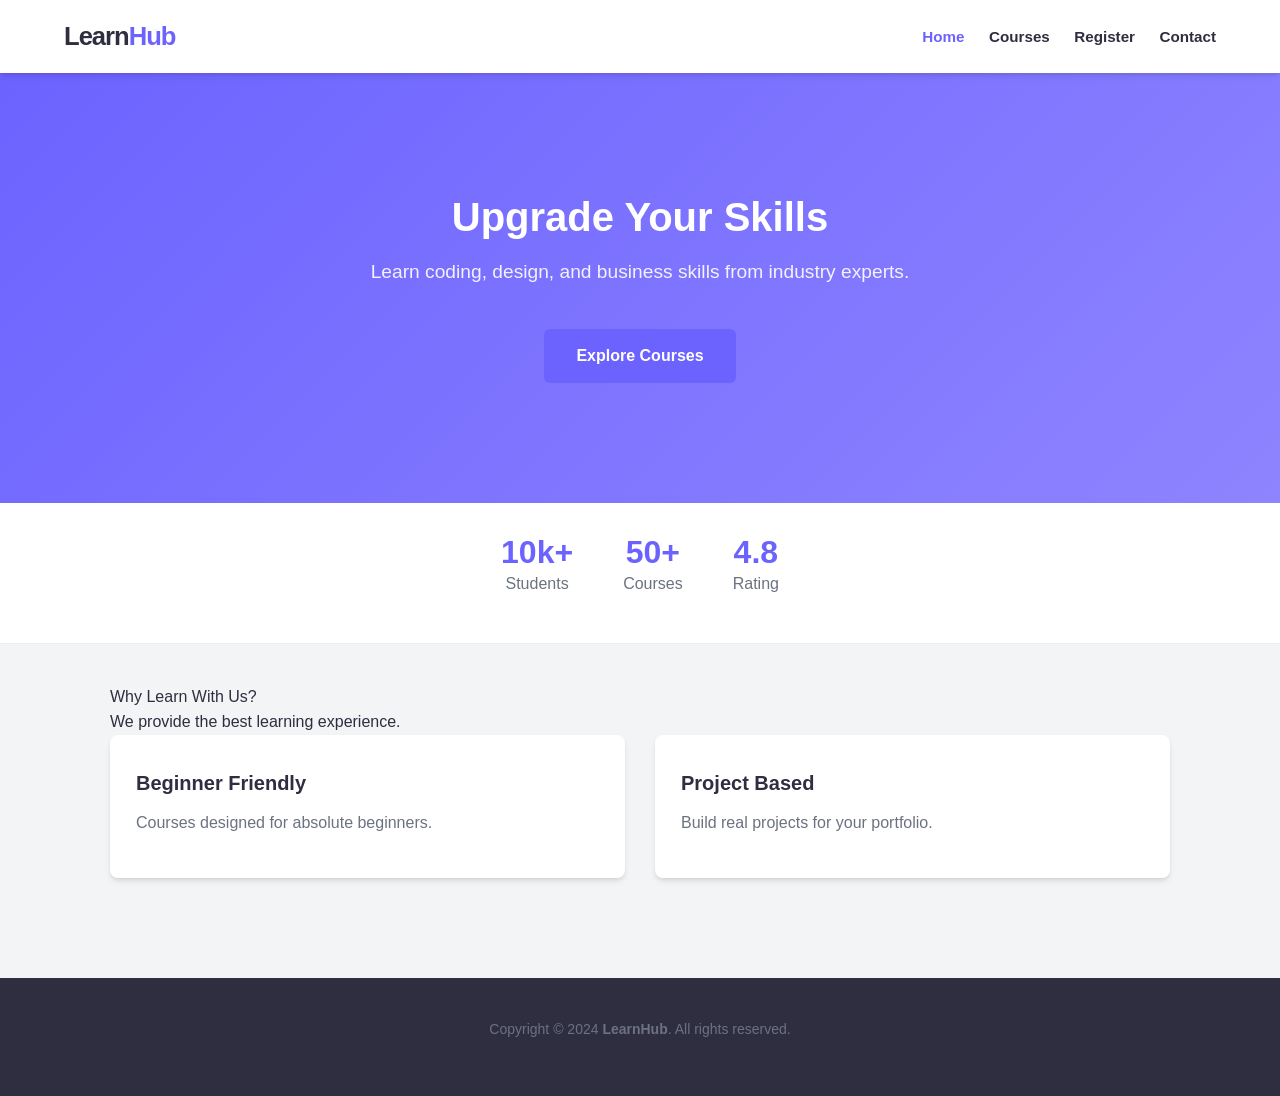
<file: index.html>
<!DOCTYPE html>
<html lang="en">
<head>
  <meta charset="UTF-8">
  <meta name="viewport" content="width=device-width, initial-scale=1.0">
  <title>LearnHub - Start Learning</title>
  <link rel="stylesheet" href="styles.css">
</head>
<body>

<!-- Navbar -->
<header>
  <a class="logo" href="index.html">Learn<span>Hub</span></a>
  <nav>
    <a href="index.html" class="active">Home</a>
    <a href="courses.html">Courses</a>
    <a href="register.html">Register</a>
    <a href="contact.html">Contact</a>
  </nav>
</header>

<!-- Banner -->
<div class="banner">
  <div class="banner-text">
    <h1>Upgrade Your Skills</h1>
    <p>Learn coding, design, and business skills from industry experts.</p>
    <br>
    <a href="courses.html" class="btn btn-primary btn-lg">Explore Courses</a>
  </div>
</div>

<!-- Stats -->
<div class="stats-bar">
  <div class="stat"><h3>10k+</h3><p>Students</p></div>
  <div class="stat"><h3>50+</h3><p>Courses</p></div>
  <div class="stat"><h3>4.8</h3><p>Rating</p></div>
</div>

<!-- Features -->
<div class="section">
  <div class="section-title">Why Learn With Us?</div>
  <div class="section-sub">We provide the best learning experience.</div>
  
  <div class="grid">
    <div class="card">
      <h3>Beginner Friendly</h3>
      <p>Courses designed for absolute beginners.</p>
    </div>
    <div class="card">
      <h3>Project Based</h3>
      <p>Build real projects for your portfolio.</p>
    </div>
  </div>
</div>

<footer>
  <p>Copyright &copy; 2024 <strong>LearnHub</strong>. All rights reserved.</p>
</footer>

</body>
</html>
</file>
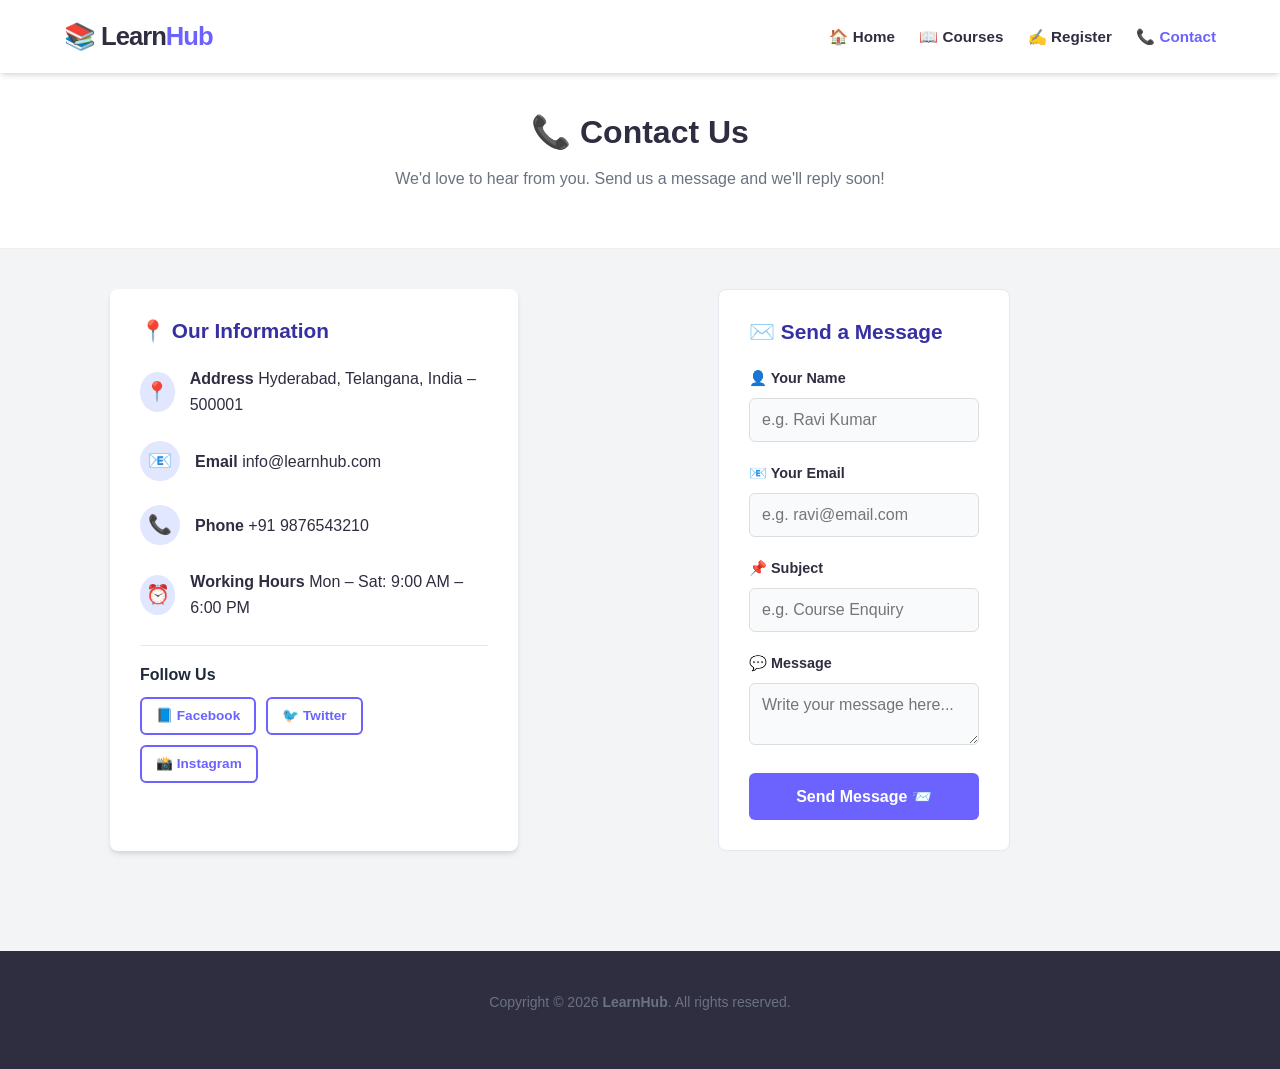
<file: contacy.html>
<!DOCTYPE html>
<html lang="en">
<head>
  <meta charset="UTF-8">
  <meta name="viewport" content="width=device-width, initial-scale=1.0">
  <title>Contact – LearnHub</title>
  <link rel="stylesheet" href="styles.css">
  <script src="script.js" defer></script>
</head>
<body>

<!-- Navbar -->
<header>
  <a class="logo" href="index.html">📚 Learn<span>Hub</span></a>
  <nav>
    <a href="index.html">🏠 Home</a>
    <a href="courses.html">📖 Courses</a>
    <a href="register.html">✍️ Register</a>
    <a href="contacy.html" class="active">📞 Contact</a>
  </nav>
</header>

<!-- Page Title -->
<div class="page-title">
  <h1>📞 Contact Us</h1>
  <p>We'd love to hear from you. Send us a message and we'll reply soon!</p>
</div>

<!-- Contact Section -->
<div class="section">
  <div class="contact-grid">

    <!-- INFO BOX -->
    <div class="info-box">
      <h3 style="font-family:sans-serif; font-size:1.3rem; color:#3730a3; margin-bottom:1.4rem;">📍 Our Information</h3>

      <div class="info-item">
        <div class="info-icon">📍</div>
        <div>
          <strong>Address</strong>
          <span>Hyderabad, Telangana, India – 500001</span>
        </div>
      </div>

      <div class="info-item">
        <div class="info-icon">📧</div>
        <div>
          <strong>Email</strong>
          <span>info@learnhub.com</span>
        </div>
      </div>

      <div class="info-item">
        <div class="info-icon">📞</div>
        <div>
          <strong>Phone</strong>
          <span>+91 9876543210</span>
        </div>
      </div>

      <div class="info-item">
        <div class="info-icon">⏰</div>
        <div>
          <strong>Working Hours</strong>
          <span>Mon – Sat: 9:00 AM – 6:00 PM</span>
        </div>
      </div>

      <div style="margin-top:1.5rem; padding-top:1rem; border-top:1px solid #e2e8f0;">
        <strong style="display:block; margin-bottom:10px; color:#1e293b;">Follow Us</strong>
        <div style="display:flex; gap:10px; flex-wrap:wrap;">
          <a href="#" class="btn btn-outline" style="padding:6px 14px; font-size:0.85rem;">📘 Facebook</a>
          <a href="#" class="btn btn-outline" style="padding:6px 14px; font-size:0.85rem;">🐦 Twitter</a>
          <a href="#" class="btn btn-outline" style="padding:6px 14px; font-size:0.85rem;">📸 Instagram</a>
        </div>
      </div>
    </div>

    <!-- CONTACT FORM -->
    <div class="form-card" style="box-shadow:none; border:1px solid #e2e8f0;">
      <h3 style="font-family:sans-serif; font-size:1.3rem; color:#3730a3; margin-bottom:1.4rem;">✉️ Send a Message</h3>

      <div id="contactSuccess" class="alert alert-success">✅ Message sent! We'll get back to you soon.</div>

      <div class="form-group">
        <label for="cname">👤 Your Name</label>
        <input type="text" id="cname" placeholder="e.g. Ravi Kumar">
      </div>

      <div class="form-group">
        <label for="cemail">📧 Your Email</label>
        <input type="email" id="cemail" placeholder="e.g. ravi@email.com">
      </div>

      <div class="form-group">
        <label for="csubject">📌 Subject</label>
        <input type="text" id="csubject" placeholder="e.g. Course Enquiry">
      </div>

      <div class="form-group">
        <label for="cmessage">💬 Message</label>
        <textarea id="cmessage" placeholder="Write your message here..."></textarea>
      </div>

      <button class="btn btn-primary btn-lg" onclick="sendContactForm()" style="width:100%;">
        Send Message 📨
      </button>
    </div>

  </div>
</div>

<!-- Footer -->
<footer>
  <p>Copyright &copy; 2026 <strong>LearnHub</strong>. All rights reserved.</p>
</footer>

</body>
</html>
</file>
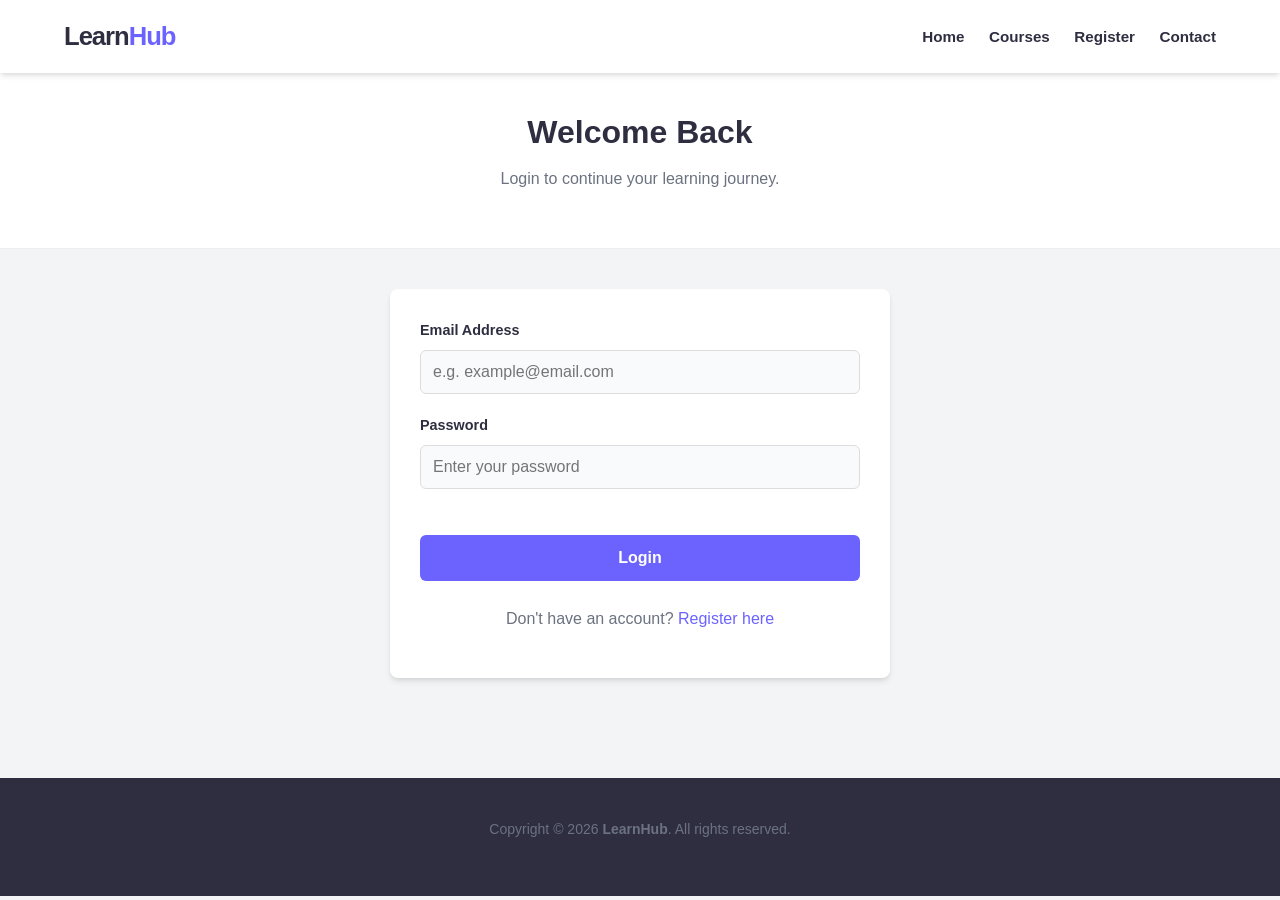
<file: login.html>
<!DOCTYPE html>
<html lang="en">
<head>
  <meta charset="UTF-8">
  <meta name="viewport" content="width=device-width, initial-scale=1.0">
  <title>Login – LearnHub</title>
  <link rel="stylesheet" href="styles.css">
  <script src="script.js" defer></script>
</head>
<body>

<!-- Navbar -->
<header>
  <a class="logo" href="index.html">Learn<span>Hub</span></a>
  <nav>
    <a href="index.html">Home</a>
    <a href="courses.html">Courses</a>
    <a href="register.html">Register</a>
    <a href="contact.html">Contact</a>
  </nav>
</header>

<!-- Page Title -->
<div class="page-title">
  <h1>Welcome Back</h1>
  <p>Login to continue your learning journey.</p>
</div>

<!-- Login Form -->
<div class="section">

  <div id="loginSuccess" class="alert alert-success">Login Successful! Redirecting...</div>
  <div id="loginError"   class="alert alert-error">Invalid email or password.</div>

  <div class="form-card" style="max-width: 500px; margin: 0 auto;">

    <div class="form-group">
      <label for="loginEmail">Email Address</label>
      <input type="email" id="loginEmail" placeholder="e.g. example@email.com">
      <span class="form-error" id="loginEmailError">Please enter your email.</span>
    </div>

    <div class="form-group">
      <label for="loginPassword">Password</label>
      <input type="password" id="loginPassword" placeholder="Enter your password">
      <span class="form-error" id="loginPasswordError">Please enter your password.</span>
    </div>

    <br>
    <button class="btn btn-primary btn-lg" style="width: 100%;" onclick="validateLogin()">
      Login
    </button>

    <br><br>
    <p style="text-align: center;">Don't have an account? <a href="register.html">Register here</a></p>

  </div>
</div>

<!-- Footer -->
<footer>
  <p>Copyright &copy; 2026 <strong>LearnHub</strong>. All rights reserved.</p>
</footer>

</body>
</html>
</file>
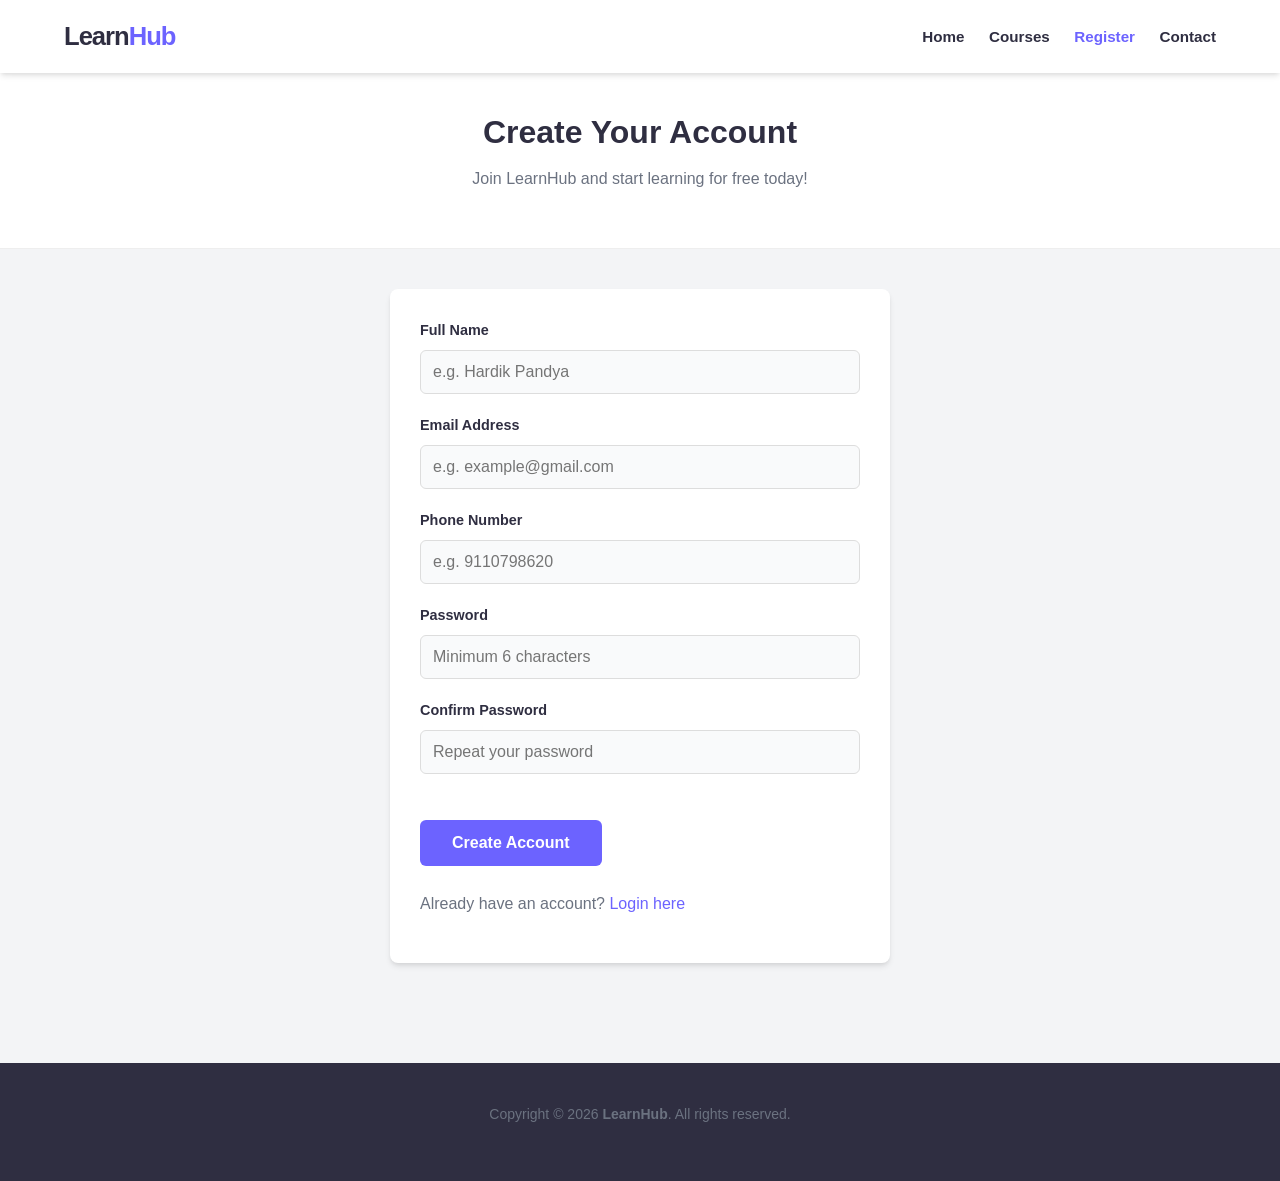
<file: register.html>
<!DOCTYPE html>
<html lang="en">
<head>
  <meta charset="UTF-8">
  <meta name="viewport" content="width=device-width, initial-scale=1.0">
  <title>Register – LearnHub</title>
  <link rel="stylesheet" href="styles.css">
  <script src="script.js" defer></script>
</head>
<body>

<!-- Navbar -->
<header>
  <a class="logo" href="index.html">Learn<span>Hub</span></a>
  <nav>
    <a href="index.html">Home</a>
    <a href="courses.html">Courses</a>
    <a href="register.html" class="active">Register</a>
    <a href="contact.html">Contact</a>
  </nav>
</header>

<!-- Page Title -->
<div class="page-title">
  <h1>Create Your Account</h1>
  <p>Join LearnHub and start learning for free today!</p>
</div>

<!-- Register Form -->
<div class="section">

  <div id="successMsg" class="alert alert-success">Registration Successful! Welcome to LearnHub.</div>
  <div id="errorMsg"   class="alert alert-error">Please fix the errors below.</div>

  <div class="form-card">

    <div class="form-group">
      <label for="name">Full Name</label>
      <input type="text" id="name" placeholder="e.g. Hardik Pandya">
      <span class="form-error" id="nameError">Name is required.</span>
    </div>

    <div class="form-group">
      <label for="email">Email Address</label>
      <input type="email" id="email" placeholder="e.g. example@gmail.com">
      <span class="form-error" id="emailError">Valid email is required.</span>
    </div>

    <div class="form-group">
      <label for="phone">Phone Number</label>
      <input type="tel" id="phone" placeholder="e.g. 9110798620" maxlength="10">
      <span class="form-error" id="phoneError">Enter a valid 10-digit phone number.</span>
    </div>

    <div class="form-group">
      <label for="password">Password</label>
      <input type="password" id="password" placeholder="Minimum 6 characters">
      <span class="form-error" id="passwordError">Password must be at least 6 characters.</span>
    </div>

    <div class="form-group">
      <label for="confirm">Confirm Password</label>
      <input type="password" id="confirm" placeholder="Repeat your password">
      <span class="form-error" id="confirmError">Passwords do not match.</span>
    </div>

    <br>
    <button class="btn btn-primary btn-lg" onclick="validateForm()">
      Create Account
    </button>

    <br><br>
    <p>Already have an account? <a href="login.html">Login here</a></p>

  </div>
</div>

<!-- Footer -->
<footer>
  <p>Copyright &copy; 2026 <strong>LearnHub</strong>. All rights reserved.</p>
</footer>

</body>
</html>
</file>
<file: styles.css>
/* Reset & Variables */
:root {
  --primary-color: #6c63ff; /* Modern Indigo/Purple */
  --secondary-color: #ff6584; /* Soft Pink/Red Accent */
  --dark-color: #2f2e41; /* Dark Slate for Text */
  --light-color: #f3f4f6; /* Light Gray Background */
  --white: #ffffff;
  --gray: #6b7280;
  --success: #10b981;
  --error: #ef4444;
  --shadow: 0 4px 6px -1px rgba(0, 0, 0, 0.1), 0 2px 4px -1px rgba(0, 0, 0, 0.06);
  --radius: 8px;
}

* {
  box-sizing: border-box;
  margin: 0;
  padding: 0;
}

body {
  font-family: 'Segoe UI', Tahoma, Geneva, Verdana, sans-serif;
  color: var(--dark-color);
  line-height: 1.6;
  background: var(--light-color);
}

a {
  text-decoration: none;
  color: var(--primary-color);
  transition: color 0.2s;
}

a:hover {
  color: var(--secondary-color);
}

ul {
  list-style: none;
}

/* Layout */
.section, .detail-body, .banner-text {
  max-width: 1100px;
  margin: 0 auto;
  padding: 40px 20px;
}

/* Header */
header {
  background: var(--white);
  padding: 1rem 5%;
  display: flex;
  justify-content: space-between;
  align-items: center;
  box-shadow: var(--shadow);
  position: sticky;
  top: 0;
  z-index: 100;
}

.logo {
  font-size: 1.6rem;
  font-weight: 800;
  color: var(--dark-color);
  letter-spacing: -1px;
}

.logo span {
  color: var(--primary-color);
}

nav a {
  margin-left: 20px;
  color: var(--dark-color);
  font-weight: 600;
  font-size: 0.95rem;
}

nav a:hover, nav a.active {
  color: var(--primary-color);
}

/* Typography */
h1, h2, h3 {
  color: var(--dark-color);
  margin-bottom: 15px;
  line-height: 1.2;
}

p {
  margin-bottom: 1rem;
  color: var(--gray);
}

/* Banner & Hero */
.banner, .detail-hero {
  background: linear-gradient(135deg, var(--primary-color), #8e84ff);
  color: var(--white);
  padding: 80px 20px;
  text-align: center;
}

.banner h1, .detail-hero h1 {
  color: var(--white);
  font-size: 2.5rem;
  margin-bottom: 1rem;
}

.banner p {
  font-size: 1.2rem;
  color: rgba(255, 255, 255, 0.9);
}

.detail-hero a {
  color: rgba(255, 255, 255, 0.8);
}

.stats-bar {
  background: var(--white);
  padding: 30px;
  text-align: center;
  display: flex;
  justify-content: center;
  gap: 50px;
  border-bottom: 1px solid #eee;
}

.stat h3 {
  color: var(--primary-color);
  font-size: 2rem;
  margin-bottom: 0;
}

/* Cards */
.grid {
  display: grid;
  grid-template-columns: repeat(auto-fit, minmax(300px, 1fr));
  gap: 30px;
}

.card {
  background: var(--white);
  border-radius: var(--radius);
  padding: 25px;
  box-shadow: var(--shadow);
  transition: box-shadow 0.3s ease;
  border: 1px solid transparent;
}

.card:hover {
  box-shadow: 0 10px 25px rgba(0,0,0,0.1);
}

.card:active h3,
.card:active p,
.card:active .price {
  color: var(--primary-color);
}

.card h3 {
  margin-top: 10px;
  font-size: 1.25rem;
}

.badge {
  background: var(--secondary-color);
  color: var(--white);
  padding: 3px 8px;
  font-size: 12px;
  border-radius: 12px;
  font-weight: bold;
  float: right;
}

.card-footer {
  margin-top: 20px;
  padding-top: 15px;
  border-top: 1px solid #f0f0f0;
  display: flex;
  justify-content: space-between;
  align-items: center;
}

.price {
  font-weight: bold;
  font-size: 18px;
  color: var(--dark-color);
}

/* Buttons */
.btn {
  display: inline-block;
  padding: 10px 20px;
  border-radius: 6px;
  cursor: pointer;
  font-size: 14px;
  font-weight: 600;
  transition: all 0.3s ease;
  border: 2px solid transparent;
}

.btn-primary {
  background: var(--primary-color);
  color: var(--white);
}

.btn-primary:hover {
  background: #5a52d5;
  transform: translateY(-2px);
  box-shadow: 0 5px 15px rgba(108, 99, 255, 0.3);
}

.btn-outline {
  background: transparent;
  color: var(--primary-color);
  border: 2px solid var(--primary-color);
}

.btn-outline:hover {
  background: var(--primary-color);
  color: var(--white);
}

.btn-lg {
  padding: 12px 30px;
  font-size: 16px;
}

/* Forms */
.form-card {
  background: var(--white);
  padding: 30px;
  border-radius: var(--radius);
  box-shadow: var(--shadow);
  max-width: 500px;
  margin: 0 auto;
}

.form-group {
  margin-bottom: 20px;
}

label {
  display: block;
  margin-bottom: 8px;
  font-weight: bold;
  color: var(--dark-color);
  font-size: 0.9rem;
}

input, textarea {
  width: 100%;
  padding: 12px;
  border: 1px solid #ddd;
  border-radius: 6px;
  font-family: inherit;
  font-size: 1rem;
  transition: border-color 0.3s;
  background: #f9fafb;
}

input:focus, textarea:focus {
  outline: none;
  border-color: var(--primary-color);
  background: var(--white);
}

.form-error {
  color: var(--error);
  font-size: 0.85rem;
  display: none;
  margin-top: 5px;
}

.alert {
  padding: 15px;
  margin-bottom: 20px;
  border-radius: var(--radius);
  display: none;
  font-weight: 500;
}

.alert-success {
  background: #d1fae5;
  color: #065f46;
  border: 1px solid #a7f3d0;
}

.alert-error {
  background: #fee2e2;
  color: #991b1b;
  border: 1px solid #fecaca;
}

/* Footer */
footer {
  background: var(--dark-color);
  color: var(--white);
  text-align: center;
  padding: 40px 20px;
  margin-top: 60px;
  font-size: 14px;
}

footer a {
  color: var(--secondary-color);
}

/* Specific Page Overrides */
.page-title {
  text-align: center;
  padding: 40px 20px;
  background: var(--white);
  border-bottom: 1px solid #eee;
}

.contact-grid {
  display: grid;
  grid-template-columns: 1fr 1.5fr;
  gap: 40px;
}

.info-box {
  background: var(--white);
  padding: 30px;
  border-radius: var(--radius);
  box-shadow: var(--shadow);
}

/* Utilities */
.info-icon {
  display: flex;
  justify-content: center;
  align-items: center;
  background: #e0e7ff; /* Light indigo */
  color: var(--primary-color);
  width: 40px;
  height: 40px;
  border-radius: 50%;
  margin-right: 15px;
  font-size: 1.2rem;
}

.info-item {
  display: flex;
  align-items: center;
  margin-bottom: 1.5rem;
}

/* Course Detail Layout */
.detail-body {
  display: grid;
  grid-template-columns: 2fr 1fr;
  gap: 40px;
}

.detail-side {
  background: var(--white);
  padding: 30px;
  border-radius: var(--radius);
  box-shadow: var(--shadow);
  height: fit-content;
}

/* Responsive Design */
@media (max-width: 768px) {
  header {
    flex-direction: column;
    padding: 1rem;
  }
  
  nav {
    margin-top: 15px;
  }
  
  nav a {
    margin: 0 10px;
  }

  .contact-grid, .detail-body {
    grid-template-columns: 1fr;
  }

  .stats-bar {
    flex-direction: column;
    gap: 20px;
  }
}
</file>
